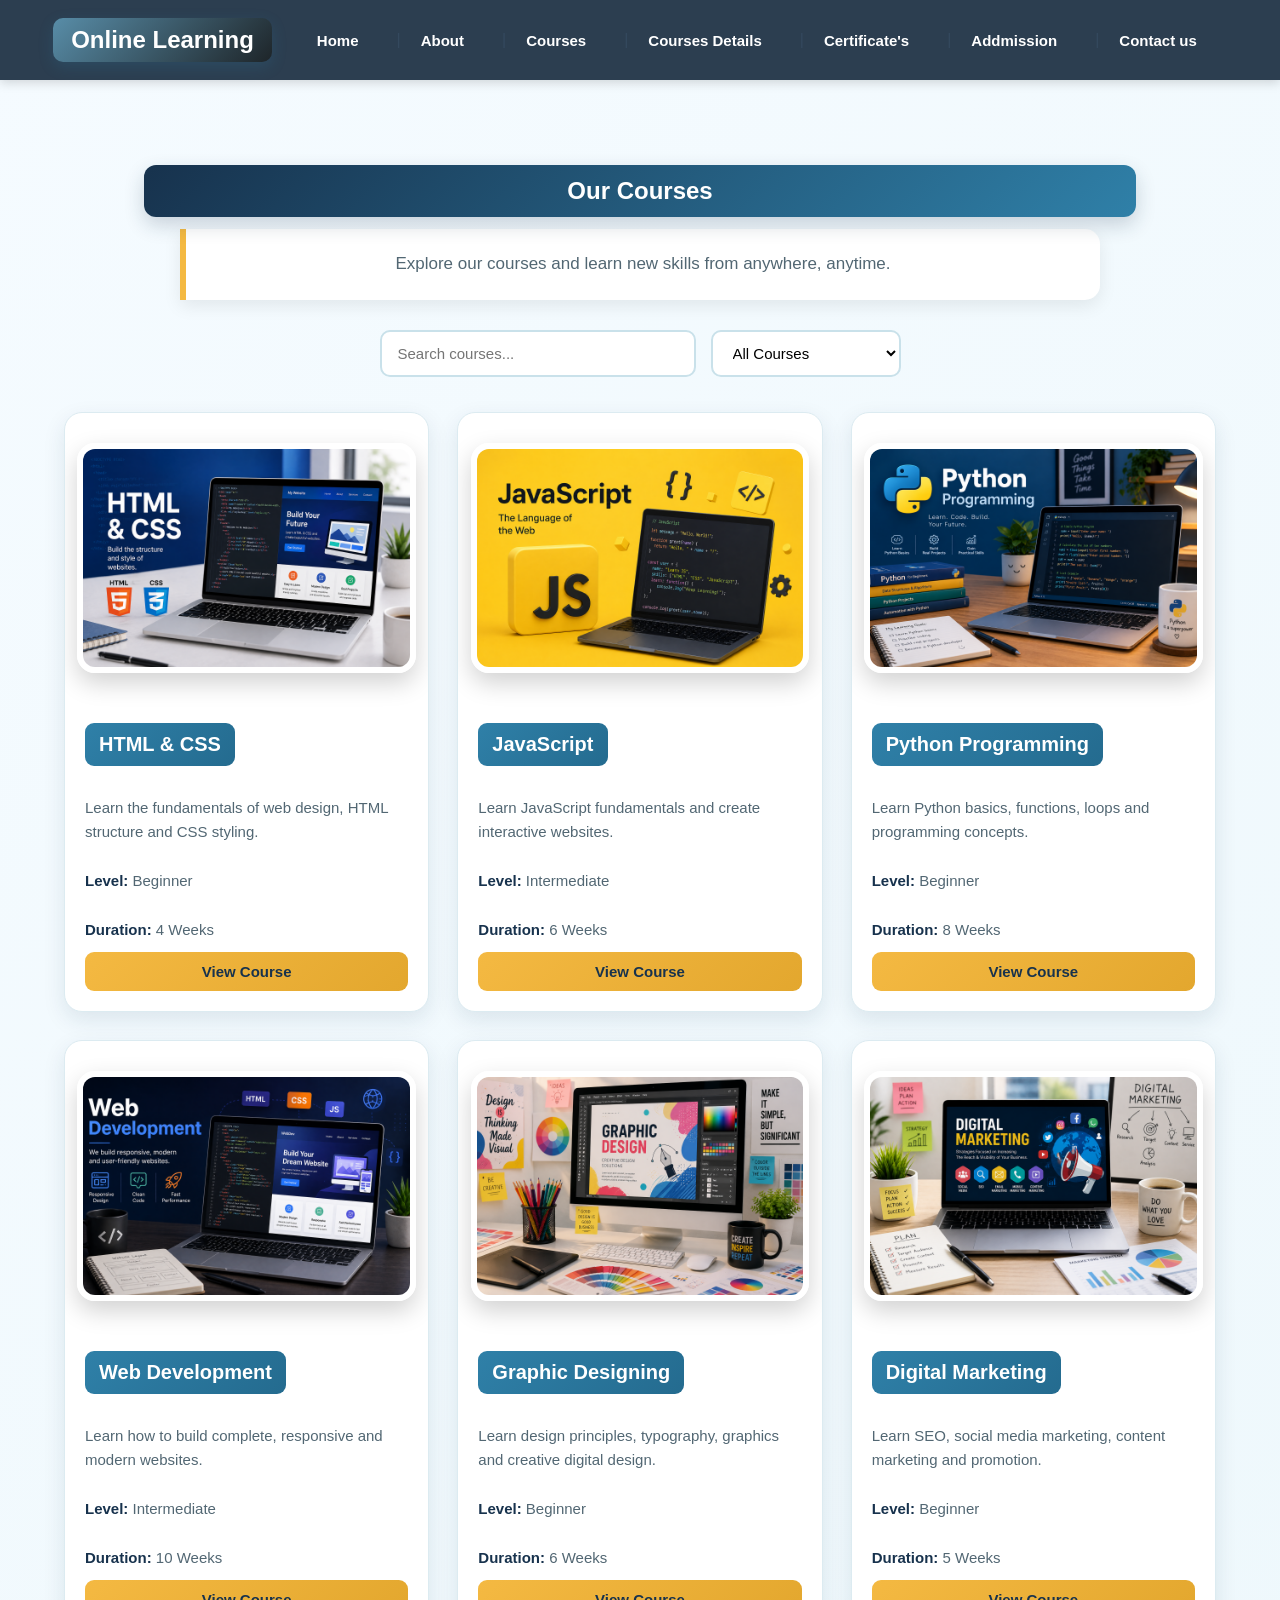
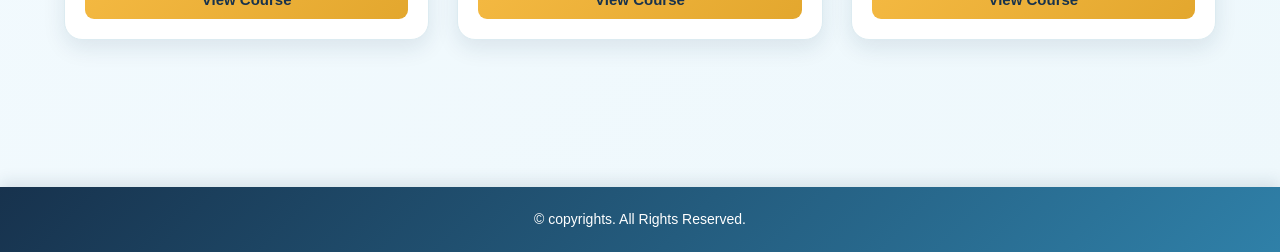
<file: courses.html>
<!DOCTYPE html>
<html lang="en">
<head>
    <meta charset="UTF-8">
    <meta name="viewport" content="width=device-width, initial-scale=1.0">
    <title>Online Learning </title>
    <link rel="icon" href="icon.png" >
    <link rel="stylesheet " href="style.css">
</head>
<body>
    <nav align="left">
<h2> Online Learning </h2>
<a href="index.html"> Home</a>|
<a href="about.html">About</a>|
<a href="courses.html"> Courses</a>|
    <a href="course-details.html"> Courses Details</a>|

<a href="certification.html"> Certificate's</a>|
<a href="addmission.html"> Addmission</a>|
<a href="contact.html">Contact us</a>
</nav>
    <!-- Courses Section -->
    <section class="courses-section">

        <h1>Our Courses</h1>

        <p>
            Explore our courses and learn new skills
            from anywhere, anytime.
        </p>

        <!-- Search and Filter -->
        <div class="course-controls">

            <input 
                type="text" 
                id="searchCourse"
                placeholder="Search courses..."
            >

            <select id="categoryFilter">
                <option value="all">All Courses</option>
                <option value="programming">Programming</option>
                <option value="web">Web Development</option>
                <option value="design">Design</option>
                <option value="marketing">Marketing</option>
            </select>

        </div>


        <!-- Courses -->
        <div class="courses-container">

            <!-- HTML & CSS -->
            <div class="course-card" data-category="programming">
                <img src="HTML.CSS.png " alt="HTML and CSS" height="300px">

                <div class="course-info">

                    <h2>HTML & CSS</h2>

                    <p>
                        Learn the fundamentals of web design,
                        HTML structure and CSS styling.
                    </p>

                    <p><strong>Level:</strong> Beginner</p>
                    <p><strong>Duration:</strong> 4 Weeks</p>
    <button onclick="window.location.href='course-details.html'">View Course</button>

                

                </div>
            </div>


            <!-- JavaScript -->
            <div class="course-card" data-category="programming">

                <img src="JS.png" alt="JavaScript" height="300px">

                <div class="course-info">

                    <h2>JavaScript</h2>

                    <p>
                        Learn JavaScript fundamentals and
                        create interactive websites.
                    </p>

                    <p><strong>Level:</strong> Intermediate</p>
                    <p><strong>Duration:</strong> 6 Weeks</p>

    <button onclick="window.location.href='course-details.html'">View Course</button>
    

                </div>
            </div>


            <!-- Python -->
            <div class="course-card" data-category="programming">

                <img src="python.png" alt="Python" height="300px">

                <div class="course-info">

                    <h2>Python Programming</h2>

                    <p>
                        Learn Python basics, functions,
                        loops and programming concepts.
                    </p>

                    <p><strong>Level:</strong> Beginner</p>
                    <p><strong>Duration:</strong> 8 Weeks</p>

    <button onclick="window.location.href='course-details.html'">View Course</button>

                    

                </div>
            </div>


            <!-- Web Development -->
            <div class="course-card" data-category="web">

                <img src="WD.png" alt="Web Development" height="300px">

                <div class="course-info">

                    <h2>Web Development</h2>

                    <p>
                        Learn how to build complete,
                        responsive and modern websites.
                    </p>

                    <p><strong>Level:</strong> Intermediate</p>
                    <p><strong>Duration:</strong> 10 Weeks</p>

    <button onclick="window.location.href='course-details.html'">View Course</button>
    
                    

                </div>
            </div>


            <!-- Graphic Designing -->
            <div class="course-card" data-category="design">

                <img src="GD.png" alt="Graphic Designing" height="300px">

                <div class="course-info">

                    <h2>Graphic Designing</h2>

                    <p>
                        Learn design principles, typography,
                        graphics and creative digital design.
                    </p>

                    <p><strong>Level:</strong> Beginner</p>
                    <p><strong>Duration:</strong> 6 Weeks</p>

    <button onclick="window.location.href='course-details.html'">View Course</button>
                    

                </div>
            </div>


            <!-- Digital Marketing -->
            <div class="course-card" data-category="marketing">

                <img src="DM.png" alt="Digital Marketing" height="300px">

                <div class="course-info">

                    <h2>Digital Marketing</h2>

                    <p>
                        Learn SEO, social media marketing,
                        content marketing and promotion.
                    </p>

                    <p><strong>Level:</strong> Beginner</p>
                    <p><strong>Duration:</strong> 5 Weeks</p>

    <button onclick="window.location.href='course-details.html'">View Course</button>
        

                </div>
            </div>
        </div>
    </section>

    <br>
    <br>
    <br>
    <br>
    <footer>
        <p> &copy; copyrights. All Rights Reserved.</p>
    </footer>
<script>
    document.getElementById("searchCourse").addEventListener("input", function () {

        let searchText = this.value.toLowerCase();
        let courses = document.querySelectorAll(".course-card");

        courses.forEach(function (course) {

            let courseName = course.querySelector("h2").textContent.toLowerCase();

            if (courseName.includes(searchText)) {
                course.style.display = "block";
            } else {
                course.style.display = "none";
            }

        });

    });


    // CATEGORY FILTER
    document.getElementById("categoryFilter").addEventListener("change", function () {

        let selectedCategory = this.value;
        let courses = document.querySelectorAll(".course-card");

        courses.forEach(function (course) {

            let courseCategory = course.getAttribute("data-category");

            if (selectedCategory === "all" || courseCategory === selectedCategory) {
                course.style.display = "block";
            } else {
                course.style.display = "none";
            }

        });

    });


    // VIEW COURSE
    function viewCourse(courseName) {

        let message = "";

        if (courseName === "HTML & CSS") {
            message = "Learn HTML structure and CSS styling. Level: Beginner. Duration: 4 Weeks.";

        } 
        else if (courseName === "JavaScript") {
            message = "Learn JavaScript fundamentals and create interactive websites. Level: Intermediate. Duration: 6 Weeks.";

        } 
        else if (courseName === "Python Programming") {
            message = "Learn Python basics, functions, loops and programming concepts. Level: Beginner. Duration: 8 Weeks.";

        } 
        else if (courseName === "Web Development") {
            message = "Learn how to build complete, responsive and modern websites. Level: Intermediate. Duration: 10 Weeks.";

        } 
        else if (courseName === "Graphic Designing") {
            message = "Learn design principles, typography, graphics and creative digital design. Level: Beginner. Duration: 6 Weeks.";

        } 
        else if (courseName === "Digital Marketing") {
            message = "Learn SEO, social media marketing, content marketing and promotion. Level: Beginner. Duration: 5 Weeks.";
        }

        alert(courseName + "\n\n" + message);
    }

</script>
</body>
</html>
</file>
<file: style.css>
/* ===== Whole Page ===== */

body {
    margin: 0;
    font-family: Arial, sans-serif;
    color: #243746;
    background: linear-gradient(135deg, #f5fbff, #eaf6fb);

}
nav {
    display: flex;
    flex-direction: row;
    align-items: center;
    justify-content: center;
}


/* ===== Welcome Heading ===== */

h1 {
    text-align: center;
    color: white;
    background: linear-gradient(135deg, #23527c, #2f80a8);
    padding: 18px;
    margin: 40px auto 20px;
    width: 80%;
    border-radius: 15px;
    box-shadow: 0 8px 20px rgba(47, 128, 168, 0.25);
}


/* ===== Welcome Paragraph ===== */

p {
    line-height: 1.8;
}

h1 + p {
    width: 75%;
    margin: 0 auto;
    padding: 20px 25px;

    background-color: white;

    border-left: 6px solid #f4b942;
    border-radius: 0 15px 15px 0;

    box-shadow: 0 6px 18px rgba(0, 0, 0, 0.08);

    font-size: 17px;
}


/* ===== Image ===== */

img {
    display: block;

    max-width: 700px;
    width: 90%;
    height: auto;

    margin: 30px auto;

    border: 6px solid white;
    border-radius: 18px;

    box-shadow: 0 10px 25px rgba(0, 0, 0, 0.18);
}


/* ===== Popular Co
urses Heading ===== */

h2 {
    color: white;
    background: linear-gradient(135deg, #588da8, #1e2529);
    padding: 8px 18px;
    width: fit-content;
    margin: 50px auto 30px 5%;
    border-radius: 10px;
    box-shadow: 0 5px 15px rgba(47, 128, 168, 0.2);
    text-align: center;
}

/* ===== Courses Table ===== */

table {
    width: 75%;

    margin:  25px auto  25px 5%;

    border-collapse: collapse;

    background-color: white;
    border-radius: 15px;

    overflow: hidden;

    box-shadow: 0 10px 25px rgba(0, 0, 0, 0.12);
}


/* ===== Table Heading ===== */

th {
    background: linear-gradient(135deg, #17324d, #2f80a8);

    color: white;

    padding: 17px;

    font-size: 16px;

    text-align: left;
}


/* ===== Table Cells ===== */

td {
    padding: 16px;

    border-bottom: 1px solid #dcebf1;
}


/* Alternate Rows */

tr:nth-child(even) {
    background-color: #f2f9fc;
}


/* Hover Effect */

tr:hover {
    background-color: #e4f4fa;
}


/* Course Name */

td:first-child {
    font-weight: bold;
    color: #17324d;
}


/* ===== Enroll Button ===== */

td a {
    background-color: #f4b942;

    color: #17324d;

    text-decoration: none;

    font-weight: bold;

    padding: 9px 15px;

    border-radius: 8px;

    display: inline-block;

    transition: 0.3s;
}

td a:hover {
    background-color: #e0a52e;

    transform: translateY(-2px);
}

/* ===== COURSE INFO CARD ===== */

.course-info-card {
    width: 28%;
    margin: 25px auto 25px 5%;
    padding: 20px;
    background: rgba(255, 255, 255, 0.92);
    border-left: 5px solid #f4b942;
    border-radius: 12px;
    box-shadow: 0 6px 18px rgba(0, 0, 0, 0.12);
    box-sizing: border-box;
}

.course-info-card h3 {
    margin-top: 0;
    color: #23527c;
    font-size: 20px;
}

.course-info-card p {
    color: #34495e;
    line-height: 1.6;
    font-size: 15px;
    margin-bottom: 0;
}
/* ===== Footer ===== */

footer {
    background-color: #17324d;

    color: white;

    text-align: center;

    padding: 20px;

    margin-top: 50px;
}

footer p {
    margin: 0;
}


/* ===== Mobile ===== */

@media (max-width: 700px) {

    nav a {
        display: inline-block;
        margin-bottom: 8px;
        font-size: 14px;
    }

    h1 {
        width: 90%;
        font-size: 24px;
    }

    h1 + p {
        width: 85%;
        font-size: 15px;
    }

    table {
        width: 95%;
        font-size: 14px;
    }

    th,
    td {
        padding: 10px;
    }

}

/* ===== INDEX PAGE BACKGROUND ===== */

body.index-page {
    background-image: url("image/education-bg.png");
    background-size: cover;
    background-position: center;
    background-repeat: no-repeat;
    background-attachment: fixed;
}/* ===== OTHER PAGES BACKGROUND ===== */

body.about-page,
body.addmission-page,
body.contact-page {
    background-image: url("image/education-bg.png");
    background-size: cover;
    background-position: center;
    background-repeat: no-repeat;
    background-attachment: fixed;
}


/* ===== WELCOME SECTION ===== */

body.index-page h1 {
    text-align: center;
    margin: 100px auto 25px;
    width: 70%;
}


/* ===== WELCOME PARAGRAPH ===== */

body.index-page h1 + p {
    width: 60%;
    margin: 0 auto;
    padding: 20px 25px;
    text-align: center;
    background: rgba(255, 255, 255, 0.88);
    border-radius: 15px;
    line-height: 1.8;
}
/* ===== Mission & Vision Cards ===== */

.mission-card,
.vision-card {
    padding: 25px;
    border-radius: 18px;
    min-height: 220px;

    box-shadow: 0 8px 25px rgba(0, 0, 0, 0.12);

    transition: 0.3s ease;

    border: none;
}


/* Mission */

.mission-card {
    background: linear-gradient(135deg, #e8f6ff, #ffffff);
    border-top: 6px solid #2f80a8;
}


/* Vision */

.vision-card {
    background: linear-gradient(135deg, #fff8e6, #ffffff);
    border-top: 6px solid #f4b942;
}


/* Heading */

.mission-card h2,
.vision-card h2 {
    color: white;

    padding: 12px 20px;

    border-radius: 10px;

    text-align: center;

    font-size: 22px;

    margin-bottom: 18px;
}


/* Mission Heading */

.mission-card h2 {
    background: linear-gradient(135deg, #17324d, #2f80a8);
}


/* Vision Heading */

.vision-card h2 {
    background: linear-gradient(135deg, #d99a19, #f4b942);
}


/* Paragraph */

.mission-card p,
.vision-card p {
    font-size: 16px;

    line-height: 1.8;

    text-align: justify;

    color: #34495e;

    margin: 0;
}


/* Hover Effect */

.mission-card:hover,
.vision-card:hover {
    transform: translateY(-6px);

    box-shadow: 0 14px 30px rgba(0, 0, 0, 0.16);
}


/* ===== Mobile ===== */

@media (max-width: 768px) {

    .mission-card,
    .vision-card {
        padding: 18px;
    }

    .mission-card h2,
    .vision-card h2 {
        font-size: 19px;
    }

}
/* ===== Student Facilities ===== */

.facilities-card {
    background: linear-gradient(135deg, #ffffff, #eef8fc);
    padding: 28px;
    border-radius: 18px;

    border-top: 6px solid #2f80a8;

    box-shadow: 0 8px 25px rgba(0, 0, 0, 0.12);

    transition: 0.3s ease;
}

.facilities-card:hover {
    transform: translateY(-5px);
    box-shadow: 0 14px 30px rgba(0, 0, 0, 0.16);
}


/* Facilities Heading */

.facilities-card h2 {
    color: white;

    background: linear-gradient(135deg, #17324d, #2f80a8);

    padding: 13px 20px;

    border-radius: 10px;

    text-align: center;

    margin-bottom: 25px;
}


/* Facilities List */

.facilities-card ul {
    padding: 0;
    margin: 0;
    list-style: none;
}

.facilities-card li {
    background-color: white;

    margin-bottom: 12px;

    padding: 12px 16px;

    border-left: 5px solid #2f80a8;

    border-radius: 8px;

    box-shadow: 0 3px 10px rgba(0, 0, 0, 0.07);

    transition: 0.3s;
}

.facilities-card li:hover {
    background-color: #eaf6fb;

    transform: translateX(5px);
}


/* ===== Benefits Section ===== */

.benefits-card {
    background: linear-gradient(135deg, #fffaf0, #ffffff);

    padding: 28px;

    border-radius: 18px;

    border-top: 6px solid #f4b942;

    box-shadow: 0 8px 25px rgba(0, 0, 0, 0.12);

    transition: 0.3s ease;
}

.benefits-card:hover {
    transform: translateY(-5px);

    box-shadow: 0 14px 30px rgba(0, 0, 0, 0.16);
}


/* Benefits Heading */

.benefits-card h2 {
    color: white;

    background: linear-gradient(135deg, #d99a19, #f4b942);

    padding: 13px 20px;

    border-radius: 10px;

    text-align: center;

    margin-bottom: 22px;
}


/* Benefits List */

.benefits-card ul {
    padding: 0;
    margin: 0;

    list-style: none;
}

.benefits-card li {
    background-color: white;

    margin-bottom: 11px;

    padding: 11px 16px;

    border-left: 5px solid #f4b942;

    border-radius: 8px;

    box-shadow: 0 3px 10px rgba(0, 0, 0, 0.07);

    transition: 0.3s;
}

.benefits-card li:hover {
    background-color: #fff7df;

    transform: translateX(5px);
}


/* ===== Mobile ===== */

@media (max-width: 768px) {

    .facilities-card,
    .benefits-card {
        padding: 18px;
    }

    .facilities-card h2,
    .benefits-card h2 {
        font-size: 20px;
    }

    .facilities-card li,
    .benefits-card li {
        font-size: 14px;
    }

}
/* =================================
   COURSES PAGE
================================= */

.courses-section {
    width: 90%;
    max-width: 1200px;
    margin: 45px auto;
    text-align: center;
}


/* ===== Main Heading ===== */

.courses-section > h1 {
    display: inline-block;

    background: linear-gradient(135deg, #17324d, #2f80a8);
    color: white;

    padding: 12px 35px;

    border-radius: 12px;

    box-shadow: 0 8px 20px rgba(23, 50, 77, 0.2);

    margin-bottom: 12px;
}


/* ===== Intro Text ===== */

.courses-section > p {
    color: #526773;

    font-size: 17px;

    margin-bottom: 30px;
}


/* =================================
   SEARCH & FILTER
================================= */

.course-controls {
    display: flex;

    justify-content: center;

    gap: 15px;

    margin-bottom: 35px;

    flex-wrap: wrap;
}

.course-controls input,
.course-controls select {
    padding: 12px 16px;

    border: 2px solid #c9e1ea;

    border-radius: 10px;

    outline: none;

    font-size: 15px;

    background: white;

    transition: 0.3s;
}

.course-controls input {
    width: 280px;
}

.course-controls select {
    width: 190px;
}

.course-controls input:focus,
.course-controls select:focus {
    border-color: #2f80a8;

    box-shadow: 0 0 8px rgba(47, 128, 168, 0.2);
}


/* =================================
   COURSES GRID
================================= */

.courses-container {

    display: grid;

    grid-template-columns: repeat(3, 1fr);

    gap: 28px;

    align-items: stretch;
}


/* =================================
   COURSE CARD
================================= */

.course-card {

    background: white;

    border-radius: 18px;

    overflow: hidden;

    border: 1px solid #dcebf1;

    box-shadow: 0 8px 22px rgba(23, 50, 77, 0.10);

    transition: all 0.3s ease;

    display: flex;

    flex-direction: column;
}


/* Hover */

.course-card:hover {

    transform: translateY(-8px);

    box-shadow: 0 16px 30px rgba(23, 50, 77, 0.18);

    border-color: #2f80a8;
}


/* =================================
   COURSE IMAGE
================================= */




/* Image Hover */

.course-card:hover img {

    transform: scale(1.04);
}


/* =================================
   COURSE INFORMATION
================================= */

.course-info {

    padding: 20px;

    text-align: left;

    display: flex;

.course-card img {
    width: 100%;
    height: 210px;

    object-fit: contain;

    display: block;

    padding: 8px;

    margin: 0;

    background-color: #f4fafc;

    border: none;

    border-radius: 0;

    box-shadow: none;

    transition: 0.3s ease;
}

.course-card:hover img {
    transform: scale(1.03);
}


    flex-direction: column;

    flex-grow: 1;
}


/* Course Title */

.course-info h2 {

    color: white;

    background: linear-gradient(135deg, #2f80a8, #246b8f);

    padding: 10px 14px;

    border-radius: 9px;

    font-size: 20px;

    margin: 0 0 15px;

    text-align: center;

    box-shadow: none;
}


/* Course Description */

.course-info > p {

    color: #526773;

    line-height: 1.6;

    font-size: 15px;

    margin-bottom: 10px;
}


/* Level & Duration */

.course-info strong {

    color: #17324d;
}


/* =================================
   VIEW COURSE BUTTON
================================= */

.course-info button {

    width: 100%;

    margin-top: auto;

    padding: 11px;

    border: none;

    border-radius: 9px;

    background: linear-gradient(135deg, #f4b942, #e3a72e);

    color: #17324d;

    font-size: 15px;

    font-weight: bold;

    cursor: pointer;

    transition: 0.3s;
}


.course-info button:hover {

    background: linear-gradient(135deg, #17324d, #2f80a8);

    color: white;

    transform: translateY(-2px);
}


/* =================================
   FOOTER
================================= */

footer {

    background: #17324d;

    color: white;

    text-align: center;

    padding: 22px;

    margin-top: 60px;
}

footer p {
    margin: 0;
}


/* =================================
   TABLET
================================= */

@media (max-width: 950px) {

    .courses-container {

        grid-template-columns: repeat(2, 1fr);

    }

}


/* =================================
   MOBILE
================================= */

@media (max-width: 600px) {

    .courses-section {

        width: 94%;

    }

    .courses-container {

        grid-template-columns: 1fr;

        gap: 22px;

    }

    .course-card img {

        height: 210px;

    }

    .course-controls {

        flex-direction: column;

        align-items: center;

    }

    .course-controls input,
    .course-controls select {

        width: 90%;
    }
}/* =================================
   CERTIFICATION PAGE
================================= */

.certification-page {
    width: 100%;
    max-width: none;
    margin: 0;
    padding: 40px 5%;
    box-sizing: border-box;
}
/* ===== Certificate Header ===== */

.certification-page .cert-header {
    text-align: center;
    margin-bottom: 35px;
}

.certification-page .cert-header h1 {
    display: inline-block;
    width: auto;
    margin: 0 0 15px;
    padding: 14px 35px;
    background: linear-gradient(135deg, #17324d, #2f80a8);
    color: white;
    border-radius: 12px;
    box-shadow: 0 8px 20px rgba(23, 50, 77, 0.20);
}

.certification-page .cert-header p {
    color: #526773;
    font-size: 17px;
    margin: 0 auto;
}


/* =================================
   INTRODUCTION CARD
================================= */

.certification-page .certificate-intro {
    background: linear-gradient(135deg, #e8f6ff, #ffffff);
    padding: 28px;
    border-radius: 18px;
    border-top: 6px solid #2f80a8;
    box-shadow: 0 8px 25px rgba(0, 0, 0, 0.12);
    margin-bottom: 30px;
    transition: 0.3s ease;
}

.certification-page .certificate-intro:hover {
    transform: translateY(-5px);
    box-shadow: 0 14px 30px rgba(0, 0, 0, 0.16);
}

.certification-page .certificate-intro h2 {
    color: white;
    background: linear-gradient(135deg, #17324d, #2f80a8);
    padding: 12px 20px;
    border-radius: 10px;
    text-align: center;
    margin: 0 auto 20px;
}

.certification-page .certificate-intro p {
    color: #34495e;
    font-size: 16px;
    line-height: 1.8;
    text-align: center;
    margin: 0;
}


/* =================================
   HOW TO GET CERTIFICATE
================================= */

.certification-page .certificate-steps {
    background: white;
    padding: 28px;
    border-radius: 18px;
    border-top: 6px solid #f4b942;
    box-shadow: 0 8px 25px rgba(0, 0, 0, 0.12);
    margin-bottom: 30px;
}

.certification-page .certificate-steps h2 {
    color: white;
    background: linear-gradient(135deg, #d99a19, #f4b942);
    padding: 13px 20px;
    border-radius: 10px;
    text-align: center;
    margin: 0 auto 25px;
}

.certification-page .certificate-steps ol {
    max-width: 750px;
    margin: auto;
    padding-left: 25px;
}

.certification-page .certificate-steps li {
    background: #f5fbff;
    margin-bottom: 12px;
    padding: 13px 18px;
    border-left: 5px solid #2f80a8;
    border-radius: 8px;
    color: #34495e;
    box-shadow: 0 3px 10px rgba(0, 0, 0, 0.07);
    transition: 0.3s;
}

.certification-page .certificate-steps li:hover {
    background: #eaf6fb;
    transform: translateX(5px);
}


/* =================================
   AVAILABLE CERTIFICATES
================================= */

.certification-page .available-certificates {
    background: linear-gradient(135deg, #ffffff, #eef8fc);
    padding: 28px;
    border-radius: 18px;
    border-top: 6px solid #2f80a8;
    box-shadow: 0 8px 25px rgba(0, 0, 0, 0.12);
    margin-bottom: 30px;
}

.certification-page .available-certificates h2 {
    color: white;
    background: linear-gradient(135deg, #17324d, #2f80a8);
    padding: 13px 20px;
    border-radius: 10px;
    text-align: center;
    margin: 0 auto 25px;
}

.certification-page .certificate-list {
    display: grid;
    grid-template-columns: repeat(3, 1fr);
    gap: 15px;
    padding: 0;
    list-style: none;
}

.certification-page .certificate-list li {
    background: white;
    padding: 18px;
    border-left: 5px solid #2f80a8;
    border-radius: 10px;
    box-shadow: 0 4px 12px rgba(0, 0, 0, 0.08);
    font-weight: bold;
    color: #17324d;
    transition: 0.3s;
}

.certification-page .certificate-list li:hover {
    background: #eaf6fb;
    transform: translateY(-4px);
}


/* =================================
   BENEFITS
================================= */

.certification-page .certificate-benefits {
    background: linear-gradient(135deg, #fffaf0, #ffffff);
    padding: 28px;
    border-radius: 18px;
    border-top: 6px solid #f4b942;
    box-shadow: 0 8px 25px rgba(0, 0, 0, 0.12);
    margin-bottom: 35px;
}

.certification-page .certificate-benefits h2 {
    color: white;
    background: linear-gradient(135deg, #d99a19, #f4b942);
    padding: 13px 20px;
    border-radius: 10px;
    text-align: center;
    margin: 0 auto 22px;
}

.certification-page .certificate-benefits ul {
    list-style: none;
    padding: 0;
    margin: 0;
}

.certification-page .certificate-benefits li {
    background: white;
    margin-bottom: 11px;
    padding: 12px 16px;
    border-left: 5px solid #f4b942;
    border-radius: 8px;
    box-shadow: 0 3px 10px rgba(0, 0, 0, 0.07);
    color: #34495e;
    transition: 0.3s;
}

.certification-page .certificate-benefits li:hover {
    background: #fff7df;
    transform: translateX(5px);
}


/* =================================
   START LEARNING
================================= */

.certification-page .start-learning {
    text-align: center;
    background: linear-gradient(135deg, #17324d, #2f80a8);
    padding: 35px 25px;
    border-radius: 18px;
    box-shadow: 0 10px 25px rgba(23, 50, 77, 0.20);
    margin-bottom: 40px;
}

.certification-page .start-learning h2 {
    background: none;
    box-shadow: none;
    color: white;
    margin: 0 0 12px;
}

.certification-page .start-learning p {
    color: white;
    margin-bottom: 22px;
}

.certification-page .start-learning button {
    border: none;
    padding: 12px 28px;
    border-radius: 9px;
    background: linear-gradient(135deg, #f4b942, #e3a72e);
    color: #17324d;
    font-size: 16px;
    font-weight: bold;
    cursor: pointer;
    transition: 0.3s;
}

.certification-page .start-learning button:hover {
    background: white;
    color: #17324d;
    transform: translateY(-3px);
}


/* =================================
   CERTIFICATE PREVIEW
================================= */

.certification-page .certificate-preview {
    text-align: center;
    margin-top: 45px;
}

.certification-page .certificate-preview > h2 {
    display: inline-block;
    background: linear-gradient(135deg, #17324d, #2f80a8);
    color: white;
    padding: 12px 30px;
    border-radius: 12px;
    margin-bottom: 12px;
}

.certification-page .certificate-preview > p {
    color: #526773;
    font-size: 17px;
    margin-bottom: 30px;
}


/* =================================
   ACTUAL CERTIFICATE
================================= */

.certification-page .certificate {
    position: relative;
    max-width: 850px;
    margin: 30px auto;
    padding: 55px 45px;
    background: linear-gradient(135deg, #ffffff, #f5fbff);
    border: 8px solid #f4b942;
    outline: 3px solid #17324d;
    outline-offset: -18px;
    border-radius: 8px;
    box-shadow: 0 15px 35px rgba(23, 50, 77, 0.20);
    text-align: center;
}

.certification-page .certificate h3:first-child {
    color: #2f80a8;
    font-size: 18px;
    margin-bottom: 30px;
}

.certification-page .certificate h1 {
    width: auto;
    margin: 0 auto 20px;
    padding: 12px 25px;
    background: linear-gradient(135deg, #17324d, #2f80a8);
    color: white;
    border-radius: 10px;
    font-size: 32px;
}

.certification-page .certificate h2 {
    color: #17324d;
    background: none;
    box-shadow: none;
    font-size: 27px;
    margin: 18px auto;
}

.certification-page .certificate h3 {
    color: #2f80a8;
    font-size: 22px;
    margin: 15px 0;
}

.certification-page .certificate p {
    color: #526773;
    font-size: 16px;
    line-height: 1.7;
}


/* Certificate Details */

.certification-page .certificate-details {
    display: flex;
    justify-content: space-between;
    gap: 20px;
    margin-top: 35px;
    padding-top: 18px;
    border-top: 2px solid #dcebf1;
    color: #17324d;
    font-weight: bold;
}


/* Signatures */

.certification-page .signature {
    display: flex;
    justify-content: space-around;
    gap: 80px;
    margin-top: 45px;
    color: #34495e;
    font-weight: bold;
}

.certification-page .signature div {
    min-width: 150px;
}


/* =================================
   MOBILE
================================= */

@media (max-width: 768px) {

    .certification-page {
        width: 94%;
    }

    .certificate-list {
        grid-template-columns: 1fr !important;
    }

    .certification-page .certificate {
        padding: 40px 20px;
    }

    .certification-page .certificate h1 {
        font-size: 24px;
    }

    .certification-page .certificate h2 {
        font-size: 22px;
    }

    .certification-page .certificate-details {
        flex-direction: column;
        text-align: center;
    }

    .certification-page .signature {
        flex-direction: column;
        gap: 30px;
        align-items: center;
    }
}
/* =================================
   ADMISSION PAGE
================================= */

body {
    margin: 0;
    font-family: Arial, sans-serif;
    background: linear-gradient(135deg, #f5fbff, #eef8fc);
    color: #34495e;
}


/* =================================
   NAVIGATION
==============================*/

nav {
    background: linear-gradient(135deg, #17324d, #2f80a8);
    padding: 18px 25px;
    text-align: left !important;
    box-shadow: 0 5px 15px rgba(23, 50, 77, 0.20);
}

nav a {
    color: white;
    text-decoration: none;
    font-weight: bold;
    font-size: 16px;
    margin-right: 18px;
    transition: 0.3s ease;
}

nav a:hover {
    color: #f4b942;
}

/* =================================
   MAIN TITLE
================================= */

body > h1 {
    text-align: center;
    width: fit-content;
    margin: 40px auto 25px;
    padding: 14px 35px;
    background: linear-gradient(135deg, #17324d, #2f80a8);
    color: white;
    border-radius: 12px;
    box-shadow: 0 8px 20px rgba(23, 50, 77, 0.20);
}


/* =================================
   ADMISSION HEADING
================================= */

body > h2 {
    text-align: center;
    width: fit-content;
    margin: 20px auto 12px;
    padding: 12px 30px;
    background: linear-gradient(135deg, #d99a19, #f4b942);
    color: white;
    border-radius: 10px;
    box-shadow: 0 6px 15px rgba(217, 154, 25, 0.20);
}

body > p {
    text-align: center;
    color: #526773;
    font-size: 16px;
    margin-bottom: 30px;
}


/* =================================
   ADMISSION FORM
================================= */

form {
    width: 90%;
    max-width: 750px;
    margin: 0 auto 40px;
    padding: 35px;
    background: white;
    border-radius: 18px;
    border-top: 6px solid #2f80a8;
    box-shadow: 0 10px 30px rgba(23, 50, 77, 0.14);
    box-sizing: border-box;
}


/* =================================
   LABELS
================================= */

form label {
    display: inline-block;
    margin-bottom: 8px;
    color: #17324d;
    font-size: 16px;
    font-weight: bold;
}


/* =================================
   INPUTS
================================= */

form input[type="text"],
form input[type="email"],
form input[type="tel"],
form input[type="date"],
form select,
form textarea {
    width: 100%;
    padding: 12px 14px;
    border: 2px solid #dcebf1;
    border-radius: 9px;
    background: #f8fcfe;
    color: #34495e;
    font-size: 15px;
    box-sizing: border-box;
    outline: none;
    transition: 0.3s ease;
}


/* Focus Effect */

form input[type="text"]:focus,
form input[type="email"]:focus,
form input[type="tel"]:focus,
form input[type="date"]:focus,
form select:focus,
form textarea:focus {
    border-color: #2f80a8;
    background: white;
    box-shadow: 0 0 0 3px rgba(47, 128, 168, 0.12);
}


/* =================================
   PLACEHOLDER
================================= */

form input::placeholder,
form textarea::placeholder {
    color: #8a9ba5;
}


/* =================================
   GENDER
================================= */

form input[type="radio"] {
    accent-color: #2f80a8;
    margin-right: 5px;
}

form input[type="radio"] + label {
    font-weight: normal;
}


/* =================================
   TEXTAREA
================================= */

form textarea {
    resize: vertical;
    min-height: 100px;
}


/* =================================
   BUTTONS
================================= */

form input[type="submit"],
form input[type="reset"] {
    border: none;
    padding: 13px 25px;
    border-radius: 9px;
    font-size: 15px;
    font-weight: bold;
    cursor: pointer;
    transition: 0.3s ease;
    margin-top: 8px;
}


/* Submit Button */

form input[type="submit"] {
    background: linear-gradient(135deg, #17324d, #2f80a8);
    color: white;
    margin-right: 10px;
}

form input[type="submit"]:hover {
    background: linear-gradient(135deg, #2f80a8, #17324d);
    transform: translateY(-3px);
    box-shadow: 0 6px 15px rgba(23, 50, 77, 0.20);
}


/* Reset Button */

form input[type="reset"] {
    background: linear-gradient(135deg, #f4b942, #e3a72e);
    color: #17324d;
}

form input[type="reset"]:hover {
    background: white;
    color: #17324d;
    border: 2px solid #f4b942;
    transform: translateY(-3px);
}


/* =================================
   FOOTER
================================= */

footer {
    background: linear-gradient(135deg, #17324d, #2f80a8);
    padding: 20px;
    text-align: center;
    margin-top: 30px;
    box-shadow: 0 -5px 15px rgba(23, 50, 77, 0.12);
}

footer p {
    color: white;
    margin: 0;
    font-size: 14px;
}


/* =================================
   MOBILE RESPONSIVE
================================= */

@media (max-width: 768px) {

    nav {
        padding: 15px 10px;
        line-height: 2;
    }

    nav a {
        font-size: 14px;
        margin: 0 4px;
    }

    body > h1 {
        font-size: 26px;
        padding: 12px 25px;
    }

    body > h2 {
        font-size: 22px;
        padding: 11px 22px;
    }

    form {
        width: 94%;
        padding: 25px 20px;
    }

    form input[type="submit"],
    form input[type="reset"] {
        width: 100%;
        margin: 6px 0;
    }
}
/* =========================
   COURSE DETAILS PAGE
   ========================= */
   body.course-details-page {
    margin: 0;
    font-family: Arial, sans-serif;
    background-image: url("image/education-bg.png");
    background-size: cover;
    background-position: center;
    background-repeat: no-repeat;
    background-attachment: fixed;
    color: #333;
}

/* Navigation */
nav {
    background: #2c3e50;
    padding: 18px 35px;
    display: flex;
    align-items: center;
    flex-wrap: wrap;
    gap: 8px;
    box-shadow: 0 3px 10px rgba(0, 0, 0, 0.15);
}

nav h2 {
    color: white;
    margin: 0 25px 0 0;
    font-size: 24px;
}

nav a {
    color: white;
    text-decoration: none;
    font-size: 15px;
    padding: 8px 12px;
    border-radius: 6px;
    transition: 0.3s;
}

nav a:hover {
    background: #3498db;
    color: white;
}

/* Header */
header {
    text-align: center;
    padding: 55px 20px;
    background: linear-gradient(135deg, #3498db, #2c3e50);
    color: white;
}

header h1 {
    font-size: 42px;
    margin-bottom: 12px;
}

header p {
    font-size: 17px;
    margin: 0;
}

/* Main area */
main {
    width: 90%;
    max-width: 1100px;
    margin: 40px auto;
}

/* Course Cards */
main section{
    background: linear-gradient(135deg, #eaf6ff, #d6efff);
    padding: 30px;
    margin-bottom: 25px;
    border-radius: 15px;
    border-left: 6px solid #3498db;
    box-shadow: 0 5px 18px rgba(0, 0, 0, 0.10);
    transition: 0.3s ease;
}

main section:hover {
    transform: translateY(-5px);
    box-shadow: 0 10px 25px rgba(0, 0, 0, 0.15);
}

/* Course headings */
main section h2 {
    color: #76aade;
    font-size: 28px;
    margin-bottom: 15px;
}

main section h3 {
    color: #a0bed2;
    font-size: 18px;
    margin-top: 22px;
    margin-bottom: 8px;
}

/* Paragraph */
main section p {
    line-height: 1.7;
    color: #555;
}

/* Course list */
main section ul {
    padding-left: 25px;
}

main section li {
    margin: 9px 0;
    color: #555;
}

main section li::marker {
    color: #3498db;
}

/* Enroll Button */
main section button {
    background: #3498db;
    color: white;
    border: none;
    padding: 12px 25px;
    border-radius: 8px;
    font-size: 15px;
    font-weight: bold;
    margin-top: 15px;
    cursor: pointer;
    transition: 0.3s;
}

main section button:hover {
    background: #6b849e;
    transform: scale(1.05);
}

/* Horizontal lines */
main hr {
    display: nomain hr {
    display: none;
}

/* =========================
   COURSE DETAILS FOOTER
   ========================= */

body.course-details-page {
    margin: 0;
    padding: 0;
}

body.course-details-page footer {
    width: 100vw;
    margin: 50px 0 0 0;
    padding: 22px 0;
    background: linear-gradient(135deg, #6889ab, #2f80a8);
    color: white;
    text-align: center;
    box-sizing: border-box;
    display: block;
}

body.course-details-page footer p {
    margin: 0;
    color: white;
}

/* =========================
   RESPONSIVE DESIGN
   ========================= */

@media (max-width: 768px) {

    nav {
        justify-content: center;
        text-align: center;
        padding: 15px;
    }

    nav h2 {
        width: 100%;
        margin: 0 0 12px 0;
    }

    nav a {
        font-size: 13px;
        padding: 7px 8px;
    }

    header {
        padding: 40px 15px;
    }

    header h1 {
        font-size: 32px;
    }

    main {
        width: 92%;
    }

    main section {
        padding: 22px;
    }

    main section h2 {
        font-size: 24px;
    }
}





main section h2 {
    background: #72a4ce;
    color: #7bb0e4;
    padding: 12px 18px;
    border-radius: 8px;
    margin-bottom: 18px;
}
.course-intro {
    background: #ffffff;
    padding: 25px 30px;
    margin-bottom: 30px;
    border-radius: 12px;
    text-align: center;
    box-shadow: 0 4px 15px rgba(0, 0, 0, 0.08);
    border-top: 4px solid #3498db;
}

.course-intro h2 {
    color: #9cc2e9;
    margin-bottom: 10px;
    font-size: 25px;
}

.course-intro p {
    color: #555;
    line-height: 1.7;
    margin: 0;
    font-size: 16px;
}
.course-intro {
    background: white;
    padding: 25px 30px;
    margin: 30px auto;
    border-radius: 12px;
    text-align: center;
    box-shadow: 0 4px 15px rgba(0, 0, 0, 0.08);
    border-top: 4px solid #3498db;
}

.course-intro h2 {
    color: #7eb5ed;
    margin-bottom: 12px;
    font-size: 26px;
}

.course-intro p {
    color: #555;
    line-height: 1.7;
    margin: 0;
    font-size: 16px;
}
.course-details-page .course-card {
    background: linear-gradient(135deg, #eaf6ff, #d6efff);
    border-radius: 15px;
    padding: 30px;
    border-left: 6px solid #2f80a8;
    box-shadow: 0 5px 18px rgba(0, 0, 0, 0.10);
    transition: 0.3s ease;
}

.course-details-page .course-card:hover {
    transform: translateY(-5px);
    box-shadow: 0 8px 25px rgba(0, 0, 0, 0.15);
}
body.course-details-page main .course-card {
    background: linear-gradient(135deg, #eaf6ff, #d6efff) !important;
    border-left: 6px solid #2f80a8 !important;
    border-radius: 15px;
    padding: 30px;
    box-shadow: 0 5px 18px rgba(0,0,0,0.10);
}

body.course-details-page main .course-card h2 {
    color: #17324d !important;
} 

/* =========================
   MOBILE RESPONSIVE
   ========================= */

@media (max-width: 768px) {

    body {
        width: 100%;
        margin: 0;
        padding: 0 15px;
        box-sizing: border-box;
        overflow-x: hidden;
    }

    nav {
        width: 100%;
        text-align: center;
        padding: 15px 5px;
        box-sizing: border-box;
    }

    nav h2 {
        font-size: 24px;
    }

    nav a {
        display: inline-block;
        margin: 5px 2px;
        font-size: 14px;
    }

    h1 {
        font-size: 30px;
        text-align: center;
        line-height: 1.3;
    }

    body > p {
        font-size: 16px;
        line-height: 1.6;
        text-align: center;
    }

    h2 {
        font-size: 24px;
        text-align: center;
    }

    table {
        width: 100%;
        display: block;
        overflow-x: auto;
        white-space: nowrap;
        margin: 15px auto;
    }

    th,
    td {
        padding: 10px;
        font-size: 14px;
    }

    .course-info-card {
        width: 100%;
        box-sizing: border-box;
        padding: 20px 15px;
        margin: 20px auto;
        text-align: center;
    }

    .course-info-card h3 {
        font-size: 22px;
    }

    .course-info-card p {
        font-size: 15px;
        line-height: 1.6;
    }

    footer {
        width: 100%;
        box-sizing: border-box;
        text-align: center;
        padding: 20px 10px;
        margin-top: 30px;
    }

    footer p {
        font-size: 14px;
    }
}


/* Small mobile phones */
@media (max-width: 480px) {

    nav h2 {
        font-size: 21px;
    }

    nav a {
        font-size: 13px;
    }

    h1 {
        font-size: 25px;
    }

    h2 {
        font-size: 21px;
    }

    th,
    td {
        font-size: 12px;
        padding: 8px;
    }

    .course-info-card {
        padding: 15px 10px;
    }
}
/* =================================
   ABOUT PAGE - MOBILE RESPONSIVE
   ================================= */

@media (max-width: 768px) {

    /* Main container */
    .about-page .container {
        width: 100%;
        max-width: 100%;
        padding-left: 12px;
        padding-right: 12px;
        margin-top: 25px !important;
    }

    /* Navigation */
    .about-page nav {
        width: 100%;
        text-align: center;
        padding: 15px 5px;
        box-sizing: border-box;
    }

    .about-page nav h2 {
        font-size: 23px;
        margin-bottom: 15px;
    }

    .about-page nav a {
        display: inline-block;
        font-size: 13px;
        margin: 4px 2px;
    }

    /* All cards */
    .about-page .about-card,
    .about-page .info-card {
        width: 100%;
        box-sizing: border-box;
        padding: 20px 15px;
        margin-left: auto;
        margin-right: auto;
    }

    /* About section */
    .about-page .about-card .row {
        display: flex;
        flex-direction: column;
    }

    .about-page .about-card .col-md-7,
    .about-page .about-card .col-md-5 {
        width: 100%;
        max-width: 100%;
    }

    .about-page .about-card h1 {
        font-size: 28px;
        text-align: center;
        margin-bottom: 15px;
    }

    .about-page p {
        font-size: 15px;
        line-height: 1.7;
        text-align: center;
    }

    /* About image */
    .about-page .about-image {
        width: 100%;
        max-width: 300px;
        height: auto;
        margin-top: 20px;
    }

    /* Headings */
    .about-page h2 {
        font-size: 22px;
        text-align: center;
        line-height: 1.3;
    }

    /* Mission + Vision */
    .about-page .row > .col-md-6 {
        width: 100%;
        max-width: 100%;
    }

    .about-page .mission-card,
    .about-page .vision-card {
        width: 100%;
        min-height: auto !important;
    }

    /* Lists */
    .about-page ul {
        padding-left: 20px;
        margin-bottom: 0;
    }

    .about-page li {
        font-size: 14px;
        line-height: 1.6;
        margin-bottom: 7px;
    }

    /* Facilities */
    .about-page .facilities-card .row {
        display: flex;
        flex-direction: column;
    }

    .about-page .facilities-card .col-md-6 {
        width: 100%;
        max-width: 100%;
    }

    /* Benefits */
    .about-page .benefits-card .row {
        display: flex;
        flex-direction: column;
    }

    .about-page .benefits-card .col-md-8,
    .about-page .benefits-card .col-md-4 {
        width: 100%;
        max-width: 100%;
    }

    .about-page .learning-image {
        width: 100%;
        max-width: 280px;
        height: auto;
        margin-top: 20px;
    }

    /* Footer */
    .about-page footer {
        width: 100%;
        box-sizing: border-box;
        text-align: center;
        padding: 20px 10px;
        margin-top: 20px;
    }

    .about-page footer p {
        font-size: 14px;
        margin: 0;
    }
}


/* =================================
   SMALL PHONES
   ================================= */

@media (max-width: 480px) {

    .about-page nav h2 {
        font-size: 20px;
    }

    .about-page nav a {
        font-size: 12px;
        margin: 3px 1px;
    }

    .about-page .about-card,
    .about-page .info-card {
        padding: 17px 12px;
    }

    .about-page .about-card h1 {
        font-size: 24px;
    }

    .about-page h2 {
        font-size: 20px;
    }

    .about-page p {
        font-size: 14px;
        line-height: 1.6;
    }

    .about-page li {
        font-size: 13px;
    }

    .about-page .about-image {
        max-width: 250px;
    }

    .about-page .learning-image {
        max-width: 240px;
    }
}
/* =================================
   ADMISSION PAGE - MOBILE RESPONSIVE
   Desktop design unchanged
   ================================= */

@media (max-width: 768px) {

    .addmission-page {
        width: 100%;
        overflow-x: hidden;
    }

    /* Navigation */
    .addmission-page nav {
        width: 100%;
        box-sizing: border-box;
        text-align: center !important;
        padding: 15px 8px;
        line-height: 2;
    }

    .addmission-page nav a {
        display: inline-block;
        font-size: 13px;
        margin: 2px 1px;
    }

    /* Main headings */
    .addmission-page h1 {
        font-size: 28px;
        text-align: center;
        margin: 25px 10px 15px;
    }

    .addmission-page h2 {
        font-size: 23px;
        text-align: center;
        margin: 15px 10px;
    }

    .addmission-page > p {
        font-size: 14px;
        line-height: 1.6;
        text-align: center;
        padding: 0 15px;
    }

    /* Form */
    .addmission-page form {
        width: calc(100% - 30px);
        max-width: 600px;
        margin: 25px auto;
        box-sizing: border-box;
    }

    .addmission-page form input[type="text"],
    .addmission-page form input[type="email"],
    .addmission-page form input[type="tel"],
    .addmission-page form input[type="date"],
    .addmission-page form select,
    .addmission-page form textarea {
        width: 100%;
        max-width: 100%;
        box-sizing: border-box;
        padding: 10px;
        font-size: 14px;
    }

    /* Gender */
    .addmission-page form input[type="radio"] {
        width: auto;
        margin-left: 5px;
    }

    /* Buttons */
    .addmission-page form input[type="submit"],
    .addmission-page form input[type="reset"] {
        max-width: 100%;
        margin: 5px 3px;
        padding: 10px 14px;
        font-size: 13px;
        box-sizing: border-box;
    }

    /* Footer */
    .addmission-page footer {
        width: 100%;
        box-sizing: border-box;
        text-align: center;
        padding: 20px 10px;
        margin-top: 20px;
    }

    .addmission-page footer p {
        font-size: 14px;
        margin: 0;
    }
}


/* =================================
   SMALL PHONES
   ================================= */

@media (max-width: 480px) {

    .addmission-page nav {
        padding: 12px 5px;
    }

    .addmission-page nav a {
        font-size: 12px;
    }

    .addmission-page h1 {
        font-size: 24px;
    }

    .addmission-page h2 {
        font-size: 20px;
    }

    .addmission-page > p {
        font-size: 13px;
    }

    .addmission-page form {
        width: calc(100% - 24px);
    }

    .addmission-page form input[type="submit"],
    .addmission-page form input[type="reset"] {
        width: 100%;
        margin: 5px 0;
    }/* =================================
   COURSES PAGE - MOBILE RESPONSIVE
   ================================= */

@media (max-width: 768px) {

    .courses-section {
        width: 100%;
        box-sizing: border-box;
        padding: 0 12px;
        overflow-x: hidden;
    }

    /* Navigation */
    body > nav {
        width: 100%;
        box-sizing: border-box;
        text-align: center !important;
        padding: 15px 5px;
        line-height: 2;
    }

    body > nav h2 {
        font-size: 23px;
        margin-bottom: 12px;
    }

    body > nav a {
        display: inline-block;
        font-size: 13px;
        margin: 2px 1px;
    }

    /* Heading */
    .courses-section > h1 {
        font-size: 28px;
        text-align: center;
        margin-top: 25px;
    }

    .courses-section > p {
        font-size: 14px;
        line-height: 1.6;
        text-align: center;
        padding: 0 10px;
    }

    /* Search + Filter */
    .course-controls {
        width: 100%;
        display: flex;
        flex-direction: column;
        gap: 10px;
        box-sizing: border-box;
        margin: 20px auto;
    }

    .course-controls input,
    .course-controls select {
        width: 100%;
        max-width: 100%;
        box-sizing: border-box;
        padding: 10px;
        font-size: 14px;
    }

    /* Courses */
    .courses-container {
        width: 100%;
        display: grid;
        grid-template-columns: 1fr;
        gap: 20px;
        box-sizing: border-box;
    }

    /* Course cards */
    .course-card {
        width: 100%;
        max-width: 100%;
        box-sizing: border-box;
        overflow: hidden;
    }

    .course-card img {
        width: 100%;
        height: auto !important;
        max-height: 300px;
        object-fit: cover;
        display: block;
    }

    .course-info {
        width: 100%;
        box-sizing: border-box;
        padding: 15px;
    }

    .course-info h2 {
        font-size: 21px;
        text-align: center;
    }

    .course-info p {
        font-size: 14px;
        line-height: 1.6;
    }

    .course-info button {
        max-width: 100%;
        box-sizing: border-box;
        padding: 10px 15px;
    }

    /* Footer */
    footer {
        width: 100%;
        box-sizing: border-box;
        text-align: center;
        padding: 20px 10px;
    }

    footer p {
        font-size: 14px;
        margin: 0;
    }
}


/* =================================
   SMALL PHONES
   ================================= */

@media (max-width: 480px) {

    body > nav h2 {
        font-size: 20px;
    }

    body > nav a {
        font-size: 12px;
    }

    .courses-section {
        padding: 0 8px;
    }

    .courses-section > h1 {
        font-size: 24px;
    }

    .courses-section > p {
        font-size: 13px;
    }

    .course-info h2 {
        font-size: 19px;
    }

    .course-info p {
        font-size: 13px;
    }

    .course-card img {
        max-height: 250px;
    }
}
}
/* =================================
   COURSE DETAILS - MOBILE RESPONSIVE
   ================================= */

@media (max-width: 768px) {

    .course-details-page {
        width: 100%;
        overflow-x: hidden;
    }

    /* Navigation */
    .course-details-page > nav {
        width: 100%;
        box-sizing: border-box;
        text-align: center !important;
        padding: 15px 5px;
        line-height: 2;
    }

    .course-details-page > nav h2 {
        font-size: 23px;
        margin-bottom: 12px;
    }

    .course-details-page > nav a {
        display: inline-block;
        font-size: 13px;
        margin: 2px 1px;
    }

    /* Header */
    .course-details-page header {
        padding: 0 12px;
        box-sizing: border-box;
    }

    .course-details-page header h1 {
        font-size: 28px;
        text-align: center;
        line-height: 1.3;
    }

    .course-details-page header p {
        font-size: 14px;
        line-height: 1.6;
        text-align: center;
    }

    /* Introduction Boxes */
    .course-details-page .course-intro {
        width: 100%;
        box-sizing: border-box;
        padding: 18px 15px;
        margin: 15px auto;
    }

    .course-details-page .course-intro h2 {
        font-size: 22px;
        text-align: center;
    }

    .course-details-page .course-intro p {
        font-size: 14px;
        line-height: 1.6;
        text-align: center;
    }

    /* Course Container */
    .course-details-page .container-fluid {
        width: 100%;
        padding-left: 12px;
        padding-right: 12px;
        box-sizing: border-box;
    }

    /* Course Cards */
    .course-details-page .course-card {
        width: 100%;
        box-sizing: border-box;
        padding: 18px 15px;
        margin: 0;
    }

    .course-details-page .course-card h2 {
        font-size: 22px;
        text-align: center;
    }

    .course-details-page .course-card h3 {
        font-size: 18px;
        margin-top: 18px;
    }

    .course-details-page .course-card p,
    .course-details-page .course-card li {
        font-size: 14px;
        line-height: 1.6;
    }

    .course-details-page .course-card ul {
        padding-left: 22px;
    }

    /* Enroll Button */
    .course-details-page .course-card button {
        width: 100%;
        max-width: 100%;
        box-sizing: border-box;
        padding: 10px 15px;
        margin-top: 10px;
    }

    /* Footer */
    .course-details-page footer {
        width: 100%;
        box-sizing: border-box;
        text-align: center;
        padding: 20px 10px;
    }

    .course-details-page footer p {
        font-size: 14px;
        margin: 0;
    }
}


/* =================================
   SMALL PHONES
   ================================= */

@media (max-width: 480px) {

    .course-details-page > nav h2 {
        font-size: 20px;
    }

    .course-details-page > nav a {
        font-size: 12px;
    }

    .course-details-page header h1 {
        font-size: 24px;
    }

    .course-details-page header p {
        font-size: 13px;
    }

    .course-details-page .course-intro h2 {
        font-size: 20px;
    }

    .course-details-page .course-intro p {
        font-size: 13px;
    }

    .course-details-page .course-card h2 {
        font-size: 20px;
    }

    .course-details-page .course-card h3 {
        font-size: 17px;
    }

    .course-details-page .course-card p,
    .course-details-page .course-card li {
        font-size: 13px;
    }

    .course-details-page .course-card {
        padding: 15px 12px;
    }
}/* =================================
   CONTACT PAGE - MOBILE RESPONSIVE
   ================================= */

@media (max-width: 768px) {

    .contact-page {
        width: 100%;
        overflow-x: hidden;
        box-sizing: border-box;
    }

    /* Navigation */
    .contact-page > nav {
        width: 100%;
        box-sizing: border-box;
        text-align: center !important;
        padding: 15px 5px;
        line-height: 2;
    }

    .contact-page > nav a {
        display: inline-block;
        font-size: 13px;
        margin: 2px 1px;
    }

    /* Main Heading */
    .contact-page > h1 {
        font-size: 28px;
        text-align: center;
        margin: 25px 10px 15px;
    }

    .contact-page > p {
        font-size: 14px;
        line-height: 1.6;
        text-align: center;
        padding: 0 15px;
    }

    /* Section Headings */
    .contact-page > h2 {
        font-size: 22px;
        text-align: center;
        margin: 25px 10px 15px;
    }

    /* Contact Information */
    .contact-page > p b {
        font-weight: bold;
    }

    /* Form */
    .contact-page form {
        width: calc(100% - 30px);
        max-width: 600px;
        margin: 0 auto;
        box-sizing: border-box;
    }

    .contact-page form label {
        font-size: 14px;
    }

    .contact-page form input[type="text"],
    .contact-page form input[type="email"],
    .contact-page form textarea {
        width: 100%;
        max-width: 100%;
        box-sizing: border-box;
        padding: 10px;
        font-size: 14px;
    }

    .contact-page form textarea {
        resize: vertical;
    }

    /* Buttons */
    .contact-page form input[type="submit"],
    .contact-page form input[type="reset"] {
        padding: 10px 18px;
        font-size: 14px;
        margin: 4px 2px;
    }

    /* Footer */
    .contact-page footer {
        width: 100%;
        box-sizing: border-box;
        text-align: center;
        padding: 20px 10px;
    }

    .contact-page footer p {
        font-size: 13px;
        margin: 0;
    }
}


/* =================================
   SMALL PHONES
   ================================= */

@media (max-width: 480px) {

    .contact-page > nav a {
        font-size: 12px;
    }

    .contact-page > h1 {
        font-size: 24px;
    }

    .contact-page > p {
        font-size: 13px;
    }

    .contact-page > h2 {
        font-size: 20px;
    }

    .contact-page form {
        width: calc(100% - 20px);
    }

    .contact-page form label {
        font-size: 13px;
    }

    .contact-page form input[type="text"],
    .contact-page form input[type="email"],
    .contact-page form textarea {
        font-size: 13px;
    }

    .contact-page form input[type="submit"],
    .contact-page form input[type="reset"] {
        font-size: 13px;
        padding: 9px 14px;
    }
}
</file>
